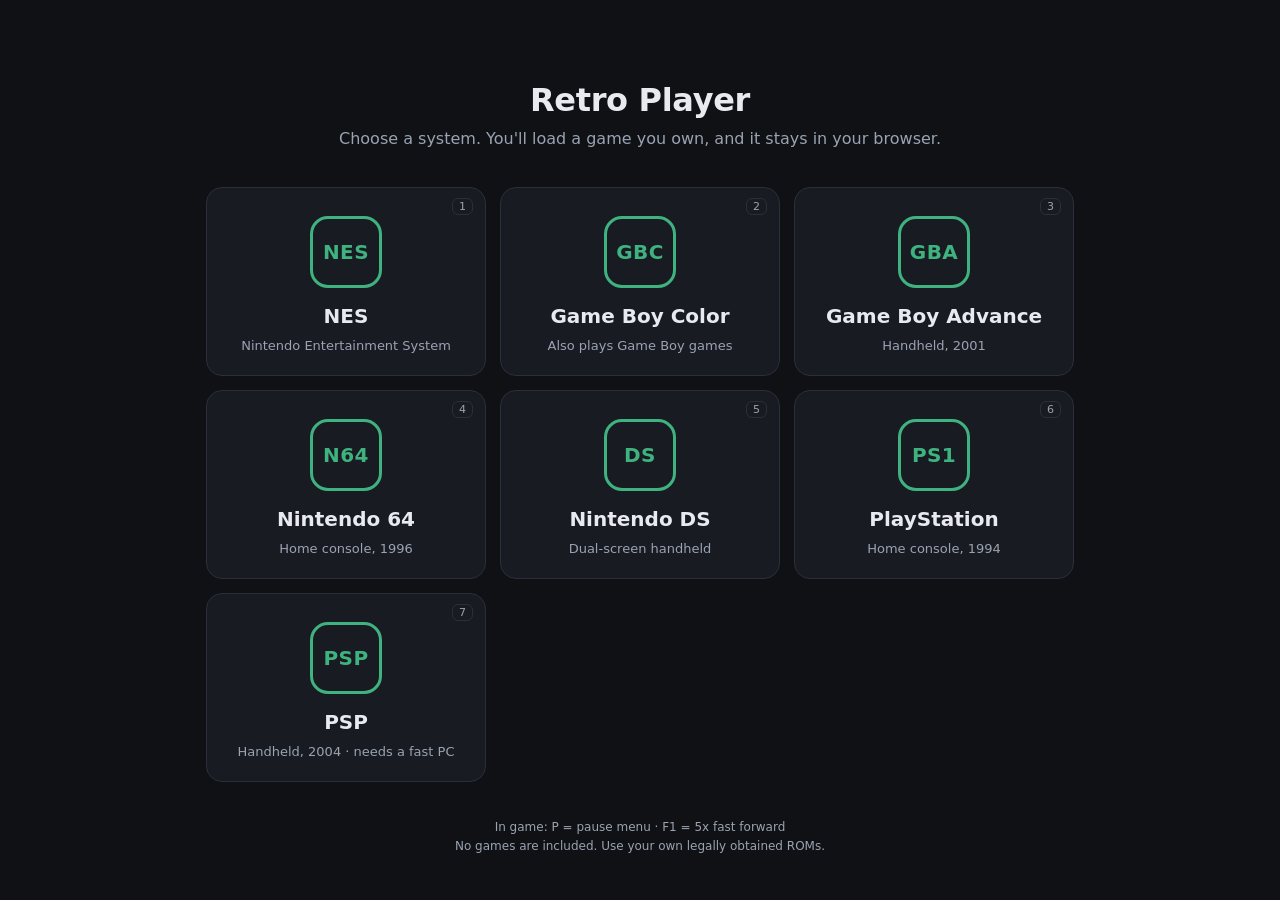
<file: index.html>
<!doctype html>
<html lang="en">
<head>
<meta charset="utf-8">
<meta name="viewport" content="width=device-width, initial-scale=1">
<title>Retro Player</title>
<style>
  :root { --bg:#0f1115; --panel:#181b22; --panel-hover:#1f232c; --text:#e8eaf0; --muted:#9aa3b2;
    --accent:#3fb37f; --line:#2a2f3a; }
  * { box-sizing:border-box; }
  html, body { margin:0; min-height:100%; background:var(--bg); color:var(--text);
    font-family: system-ui, -apple-system, Segoe UI, Roboto, sans-serif; }
  main { max-width:900px; margin:0 auto; padding:9vh 16px 40px; text-align:center; }
  h1 { margin:0 0 8px; font-size:32px; letter-spacing:-.01em; }
  .sub { color:var(--muted); margin:0 0 36px; line-height:1.5; }
  .choices { display:grid; grid-template-columns:repeat(3, 1fr); gap:14px; }
  @media (max-width:720px) { .choices { grid-template-columns:repeat(2, 1fr); } }
  @media (max-width:440px) { .choices { grid-template-columns:1fr; } }
  a.card { position:relative; display:flex; flex-direction:column; align-items:center; gap:10px;
    padding:28px 16px 22px; background:var(--panel); border:1px solid var(--line); border-radius:16px;
    color:var(--text); text-decoration:none; transition:background .15s, border-color .15s, transform .15s; }
  a.card:hover, a.card:focus-visible { background:var(--panel-hover); border-color:var(--accent);
    transform:translateY(-2px); outline:none; }
  .badge { width:72px; height:72px; border-radius:18px; border:3px solid var(--accent);
    display:grid; place-items:center; font-weight:800; font-size:20px; color:var(--accent);
    letter-spacing:.02em; margin-bottom:6px; }
  .card b { font-size:20px; }
  .card span { color:var(--muted); font-size:13px; }
  .card kbd { position:absolute; top:10px; right:12px; font:inherit; font-size:11px; color:var(--muted);
    border:1px solid var(--line); border-radius:6px; padding:1px 6px; }
  footer { color:var(--muted); font-size:12px; margin-top:36px; line-height:1.6; }
</style>
</head>
<body>
<main>
  <h1>Retro Player</h1>
  <p class="sub">Choose a system. You'll load a game you own, and it stays in your browser.</p>
  <div class="choices" id="choices"></div>
  <footer>In game: P = pause menu · F1 = 5x fast forward<br>No games are included. Use your own legally obtained ROMs.</footer>
</main>
<script>
  const SYSTEMS = [
    { page: 'nes.html', short: 'NES', name: 'NES',             full: 'Nintendo Entertainment System' },
    { page: 'gbc.html', short: 'GBC', name: 'Game Boy Color',  full: 'Also plays Game Boy games' },
    { page: 'gba.html', short: 'GBA', name: 'Game Boy Advance', full: 'Handheld, 2001' },
    { page: 'n64.html', short: 'N64', name: 'Nintendo 64',     full: 'Home console, 1996' },
    { page: 'ds.html',  short: 'DS',  name: 'Nintendo DS',     full: 'Dual-screen handheld' },
    { page: 'ps1.html', short: 'PS1', name: 'PlayStation',     full: 'Home console, 1994' },
    { page: 'psp.html', short: 'PSP', name: 'PSP',             full: 'Handheld, 2004 · needs a fast PC' },
  ];
  const grid = document.getElementById('choices');
  SYSTEMS.forEach((s, i) => {
    grid.insertAdjacentHTML('beforeend', `
      <a class="card" href="${s.page}">
        <kbd>${i + 1}</kbd>
        <div class="badge">${s.short}</div>
        <b>${s.name}</b>
        <span>${s.full}</span>
      </a>`);
  });
  window.addEventListener('keydown', e => {
    const s = SYSTEMS[Number(e.key) - 1];
    if (s) location.href = s.page;
  });
</script>
</body>
</html>
</file>
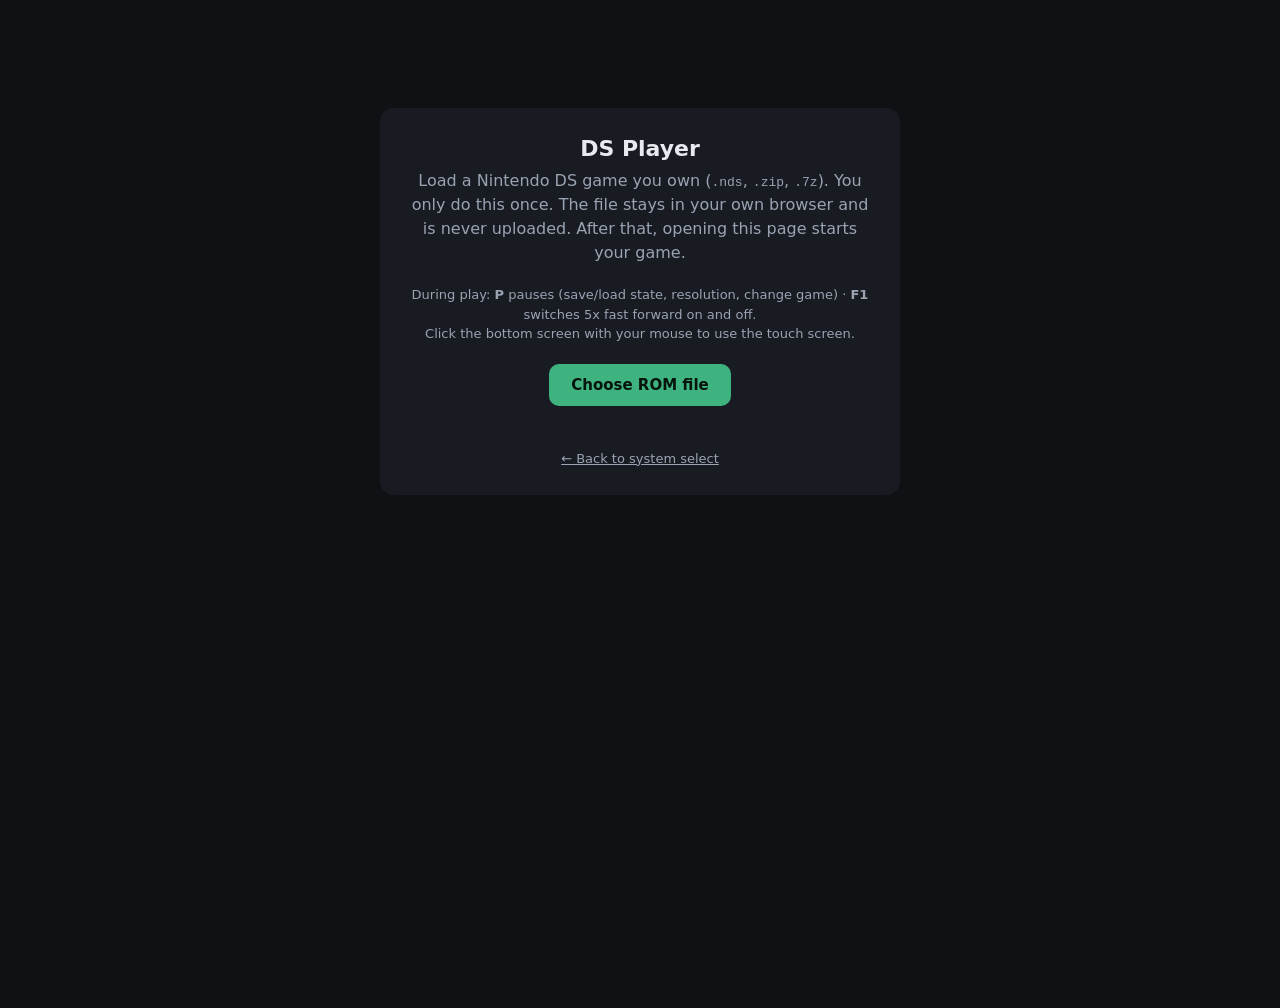
<file: ds.html>
<!doctype html>
<html lang="en">
<head>
<meta charset="utf-8">
<meta name="viewport" content="width=device-width, initial-scale=1">
<title>DS Player</title>
<link rel="stylesheet" href="player.css">
</head>
<body>
<script>
window.PLAYER = {
  id: 'ds', core: 'nds', title: 'DS Player', system: 'Nintendo DS',
  accept: '.nds,.zip,.7z', aspect: 256 / 384,   // two 256×192 screens stacked
  extraHelp: '<br>Click the bottom screen with your mouse to use the touch screen.'
};
</script>
<script src="player.js"></script>
</body>
</html>
</file>
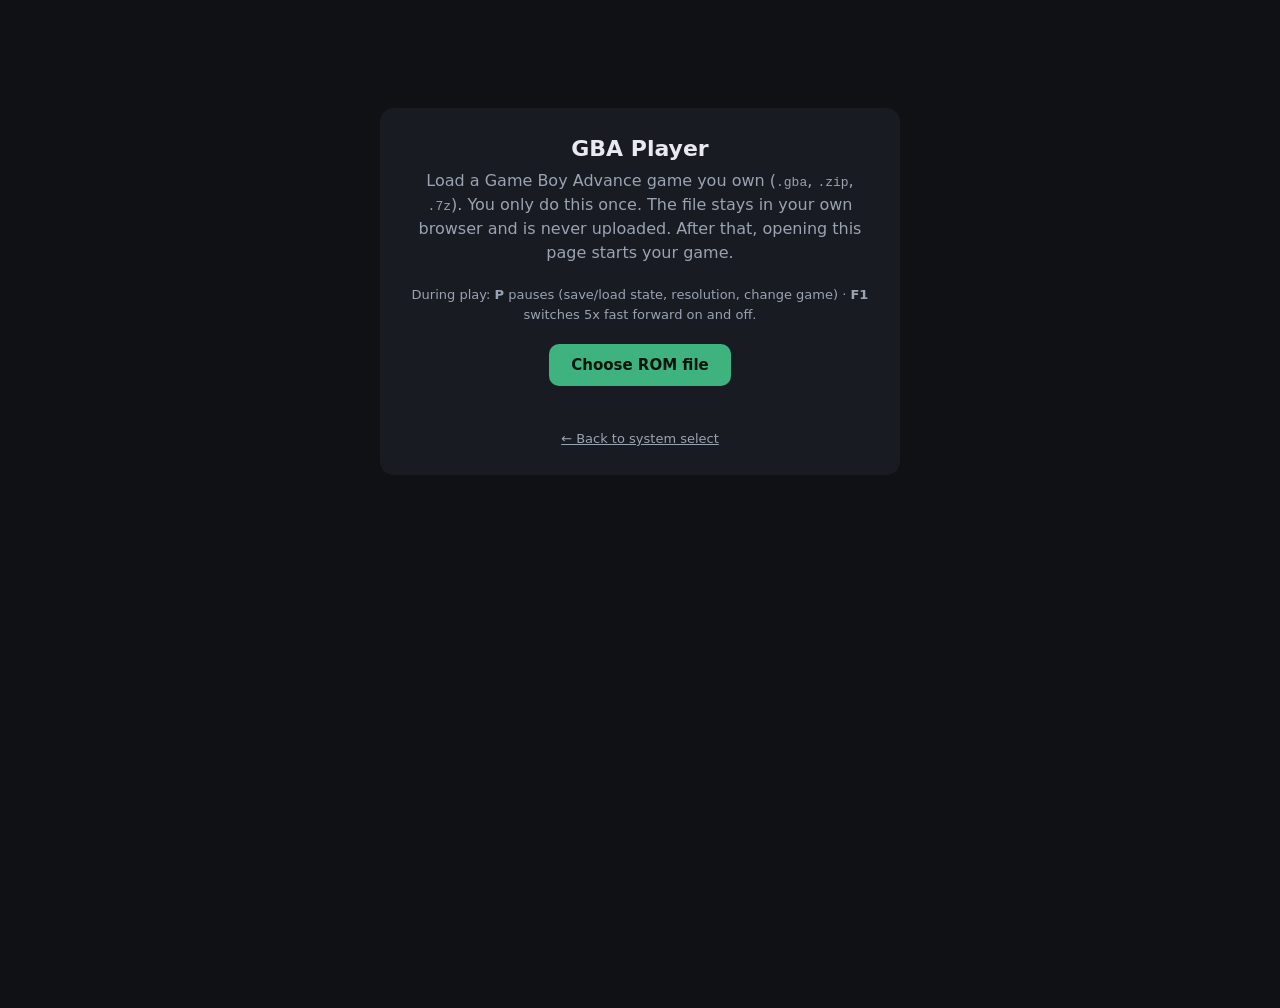
<file: gba.html>
<!doctype html>
<html lang="en">
<head>
<meta charset="utf-8">
<meta name="viewport" content="width=device-width, initial-scale=1">
<title>GBA Player</title>
<link rel="stylesheet" href="player.css">
</head>
<body>
<script>
window.PLAYER = {
  id: 'gba', core: 'gba', title: 'GBA Player', system: 'Game Boy Advance',
  accept: '.gba,.zip,.7z', aspect: 240 / 160
};
</script>
<script src="player.js"></script>
</body>
</html>
</file>
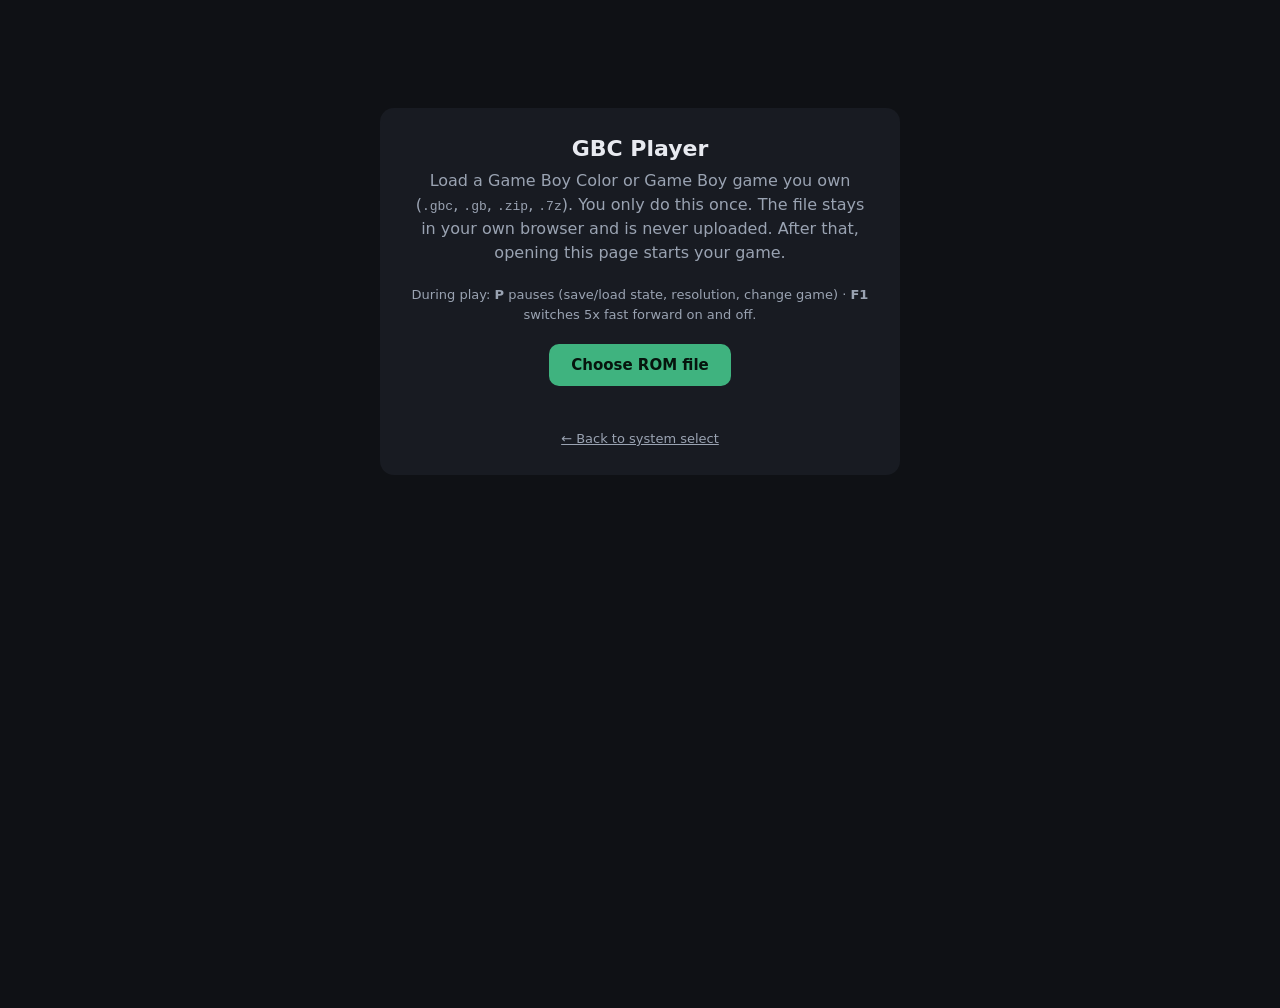
<file: gbc.html>
<!doctype html>
<html lang="en">
<head>
<meta charset="utf-8">
<meta name="viewport" content="width=device-width, initial-scale=1">
<title>GBC Player</title>
<link rel="stylesheet" href="player.css">
</head>
<body>
<script>
window.PLAYER = {
  id: 'gbc', core: 'gb', title: 'GBC Player', system: 'Game Boy Color or Game Boy',
  accept: '.gbc,.gb,.zip,.7z', aspect: 160 / 144
};
</script>
<script src="player.js"></script>
</body>
</html>
</file>
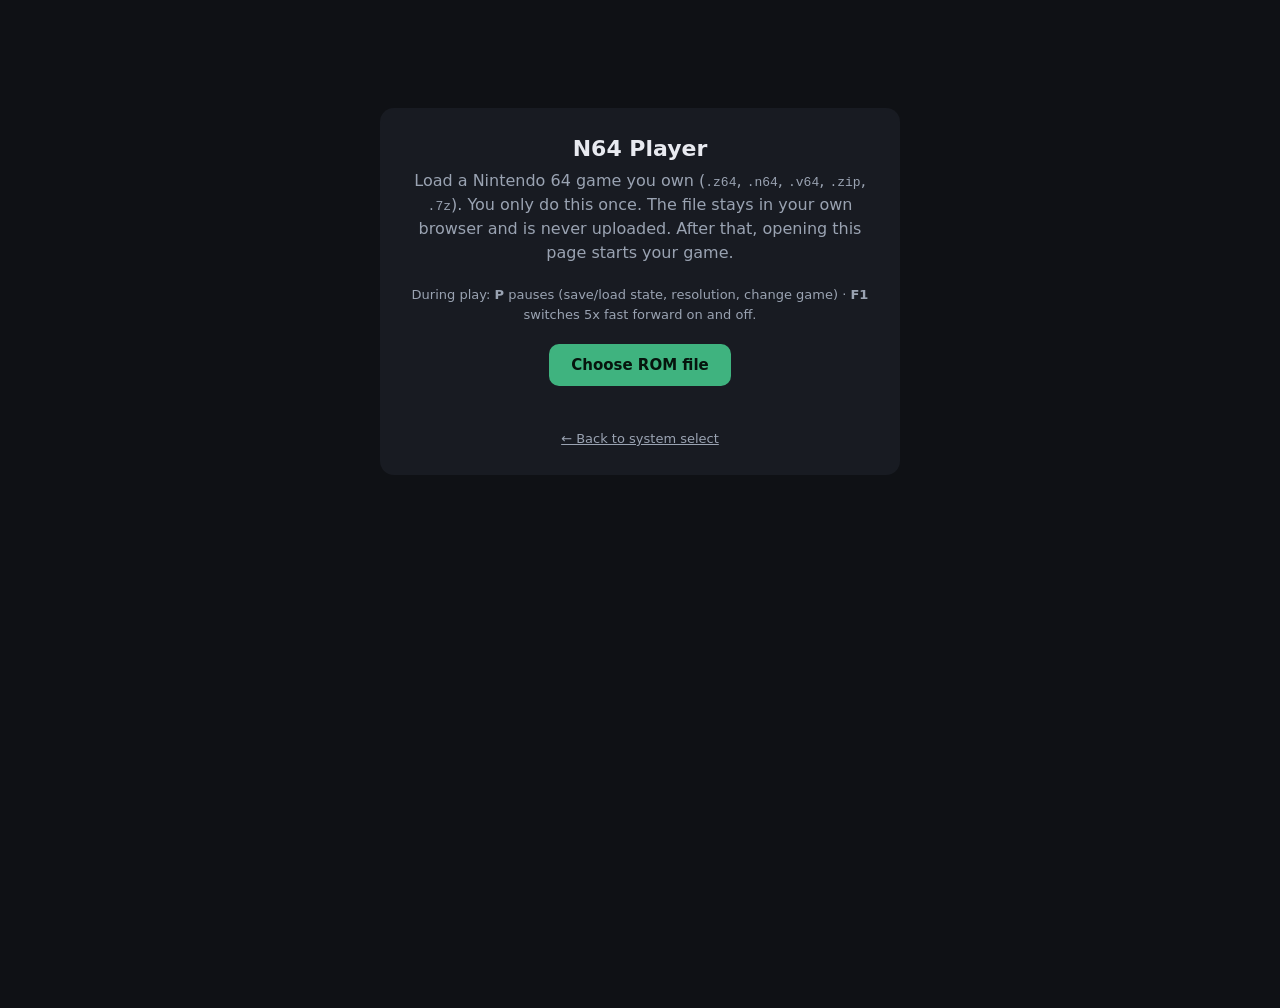
<file: n64.html>
<!doctype html>
<html lang="en">
<head>
<meta charset="utf-8">
<meta name="viewport" content="width=device-width, initial-scale=1">
<title>N64 Player</title>
<link rel="stylesheet" href="player.css">
</head>
<body>
<script>
window.PLAYER = {
  id: 'n64', core: 'n64', title: 'N64 Player', system: 'Nintendo 64',
  accept: '.z64,.n64,.v64,.zip,.7z', aspect: 4 / 3, smooth: false
};
</script>
<script src="player.js"></script>
</body>
</html>
</file>
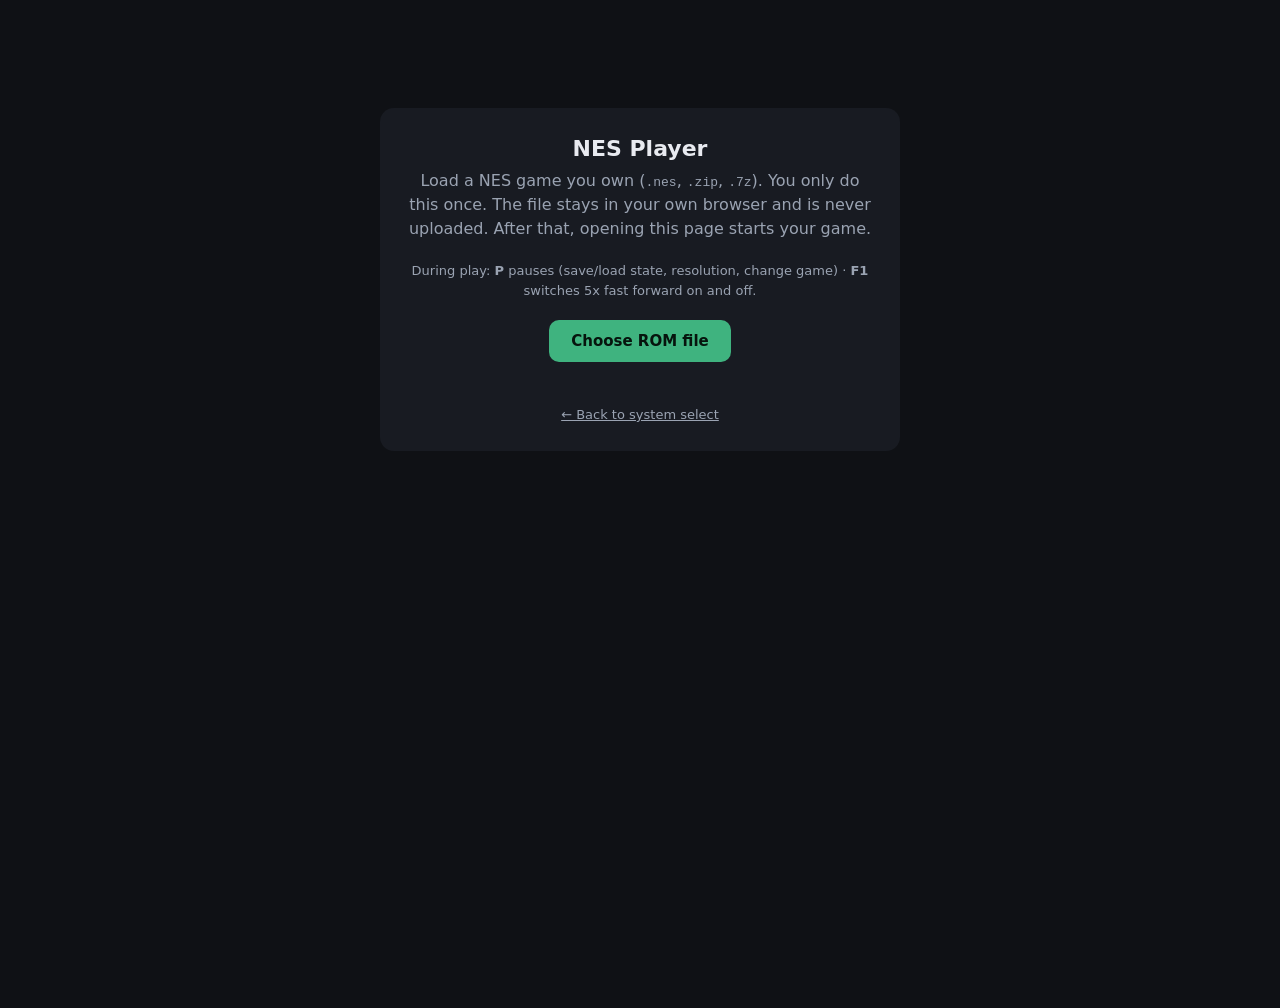
<file: nes.html>
<!doctype html>
<html lang="en">
<head>
<meta charset="utf-8">
<meta name="viewport" content="width=device-width, initial-scale=1">
<title>NES Player</title>
<link rel="stylesheet" href="player.css">
</head>
<body>
<script>
window.PLAYER = {
  id: 'nes', core: 'nes', title: 'NES Player', system: 'NES',
  accept: '.nes,.zip,.7z', aspect: 4 / 3
};
</script>
<script src="player.js"></script>
</body>
</html>
</file>
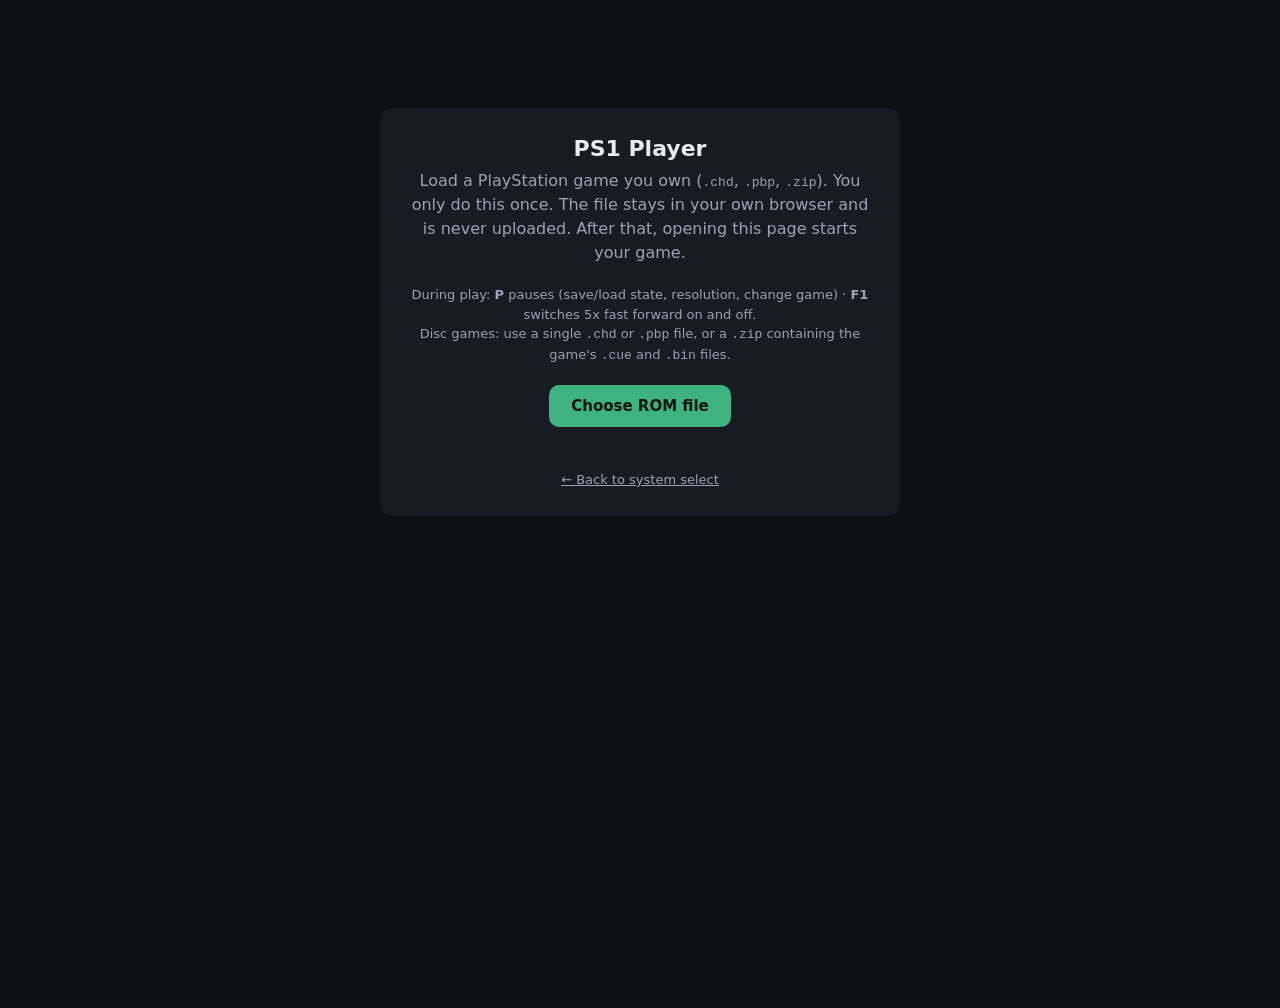
<file: ps1.html>
<!doctype html>
<html lang="en">
<head>
<meta charset="utf-8">
<meta name="viewport" content="width=device-width, initial-scale=1">
<title>PS1 Player</title>
<link rel="stylesheet" href="player.css">
</head>
<body>
<script>
window.PLAYER = {
  id: 'ps1', core: 'psx', title: 'PS1 Player', system: 'PlayStation',
  accept: '.chd,.pbp,.zip,.7z,.iso,.bin,.cue', showTypes: '.chd,.pbp,.zip', aspect: 4 / 3, smooth: false,
  extraHelp: '<br>Disc games: use a single <code>.chd</code> or <code>.pbp</code> file, or a <code>.zip</code> containing the game\'s <code>.cue</code> and <code>.bin</code> files.'
};
</script>
<script src="player.js"></script>
</body>
</html>
</file>
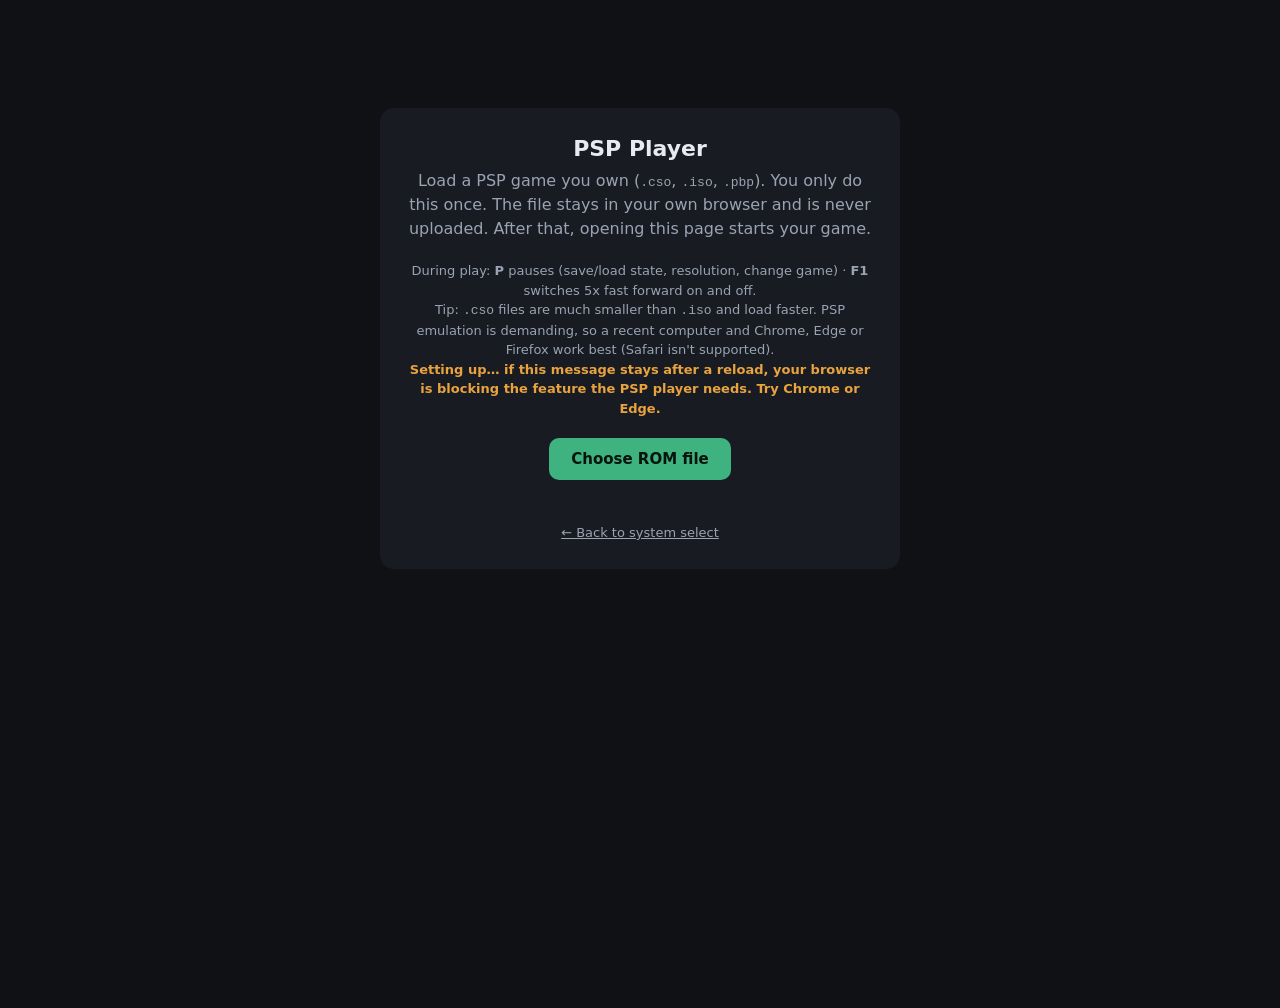
<file: psp.html>
<!doctype html>
<html lang="en">
<head>
<meta charset="utf-8">
<meta name="viewport" content="width=device-width, initial-scale=1">
<title>PSP Player</title>
<link rel="stylesheet" href="player.css">
<script>
// The PSP emulator needs cross-origin isolation. On first visit, install the helper
// service worker and reload once so it can add the required headers.
if (!window.crossOriginIsolated && 'serviceWorker' in navigator) {
  navigator.serviceWorker.register('coi-sw.js', { scope: './psp' }).then(() => {
    let tried = false;
    try { tried = sessionStorage.getItem('coi-reload') === '1'; sessionStorage.setItem('coi-reload', '1'); } catch (_) {}
    if (!tried) navigator.serviceWorker.ready.then(() => location.reload());
  });
} else {
  try { sessionStorage.removeItem('coi-reload'); } catch (_) {}
}
</script>
</head>
<body>
<script>
window.PLAYER = {
  id: 'psp', core: 'psp', title: 'PSP Player', system: 'PSP',
  accept: '.cso,.iso,.pbp,.chd,.elf,.zip,.7z', showTypes: '.cso,.iso,.pbp',
  aspect: 480 / 272, smooth: false, threads: true,
  extraHelp: '<br>Tip: <code>.cso</code> files are much smaller than <code>.iso</code> and load faster. ' +
    'PSP emulation is demanding, so a recent computer and Chrome, Edge or Firefox work best (Safari isn\'t supported).'
};
if (!window.crossOriginIsolated) {
  window.PLAYER.extraHelp += '<br><b style="color:#e8a33f">Setting up… if this message stays after a reload, your browser ' +
    'is blocking the feature the PSP player needs. Try Chrome or Edge.</b>';
}
</script>
<script src="player.js"></script>
</body>
</html>
</file>
<file: player.css>
:root { --bg:#0f1115; --panel:#181b22; --text:#e8eaf0; --muted:#9aa3b2; --accent:#3fb37f; --on-accent:#06140d; }
* { box-sizing: border-box; }
html, body { margin:0; height:100%; background:var(--bg); color:var(--text);
  font-family: system-ui, -apple-system, Segoe UI, Roboto, sans-serif; }
a { color:var(--accent); }
#setup { max-width:520px; margin:12vh auto 0; padding:28px; background:var(--panel);
  border-radius:14px; text-align:center; }
#setup h1 { margin:0 0 8px; font-size:22px; }
#setup p { color:var(--muted); line-height:1.5; margin:8px 0 20px; }
#setup .home { display:inline-block; margin-top:18px; font-size:13px; color:var(--muted); }
label.btn, button { display:inline-block; background:var(--accent); color:var(--on-accent); border:0;
  padding:12px 22px; border-radius:10px; font-weight:600; cursor:pointer; font-size:15px; font-family:inherit; }
input[type=file] { display:none; }
#drop.over { outline:2px dashed var(--accent); outline-offset:8px; }
#game-wrap { display:none; position:fixed; inset:0; }
#game { width:100%; height:100%; overflow:hidden; }
#forget { position:fixed; top:8px; right:8px; z-index:10; display:none; background:#2a2f3a;
  color:var(--muted); padding:6px 10px; font-size:12px; font-weight:500; opacity:.6; }
#forget:hover { opacity:1; }
#ff { position:fixed; top:8px; left:8px; z-index:10; display:none; background:var(--accent);
  color:var(--on-accent); padding:4px 10px; border-radius:8px; font-weight:700; font-size:13px; pointer-events:none; }
#menu { position:fixed; inset:0; z-index:20; display:none; align-items:center; justify-content:center;
  background:rgba(0,0,0,.65); padding:16px; }
#menu .box { background:var(--panel); border-radius:14px; padding:22px; width:100%; max-width:440px;
  max-height:calc(100vh - 32px); overflow:auto; }
#menu h2 { margin:0 0 6px; font-size:20px; text-align:center; }
#menu h3 { margin:16px 0 8px; font-size:12px; color:var(--muted); text-transform:uppercase;
  letter-spacing:.06em; font-weight:600; }
.slots { display:grid; grid-template-columns:repeat(3,1fr); gap:8px; }
button.slot { background:#232733; color:var(--text); padding:10px 6px; font-weight:500; font-size:13px;
  display:flex; flex-direction:column; gap:3px; align-items:center; }
button.slot span { color:var(--muted); font-size:11px; }
button.slot:hover:not(:disabled) { background:#2c3140; }
button.slot:disabled { opacity:.4; cursor:default; }
button.opt.active, button.opt.active:hover { background:var(--accent); color:var(--on-accent); }
button.opt.active span { color:var(--on-accent); opacity:.75; }
#menu .row { display:flex; gap:8px; margin-top:16px; }
#menu .row button { flex:1; padding:12px 10px; }
#menu button.secondary { background:#2a2f3a; color:var(--text); }
#menu-msg { color:var(--accent); font-size:13px; min-height:1em; margin-top:12px; text-align:center; }
#menu .hint { color:var(--muted); font-size:12px; text-align:center; margin-top:12px; }
#status { color:var(--muted); font-size:13px; margin-top:14px; min-height:1em; }
</file>
